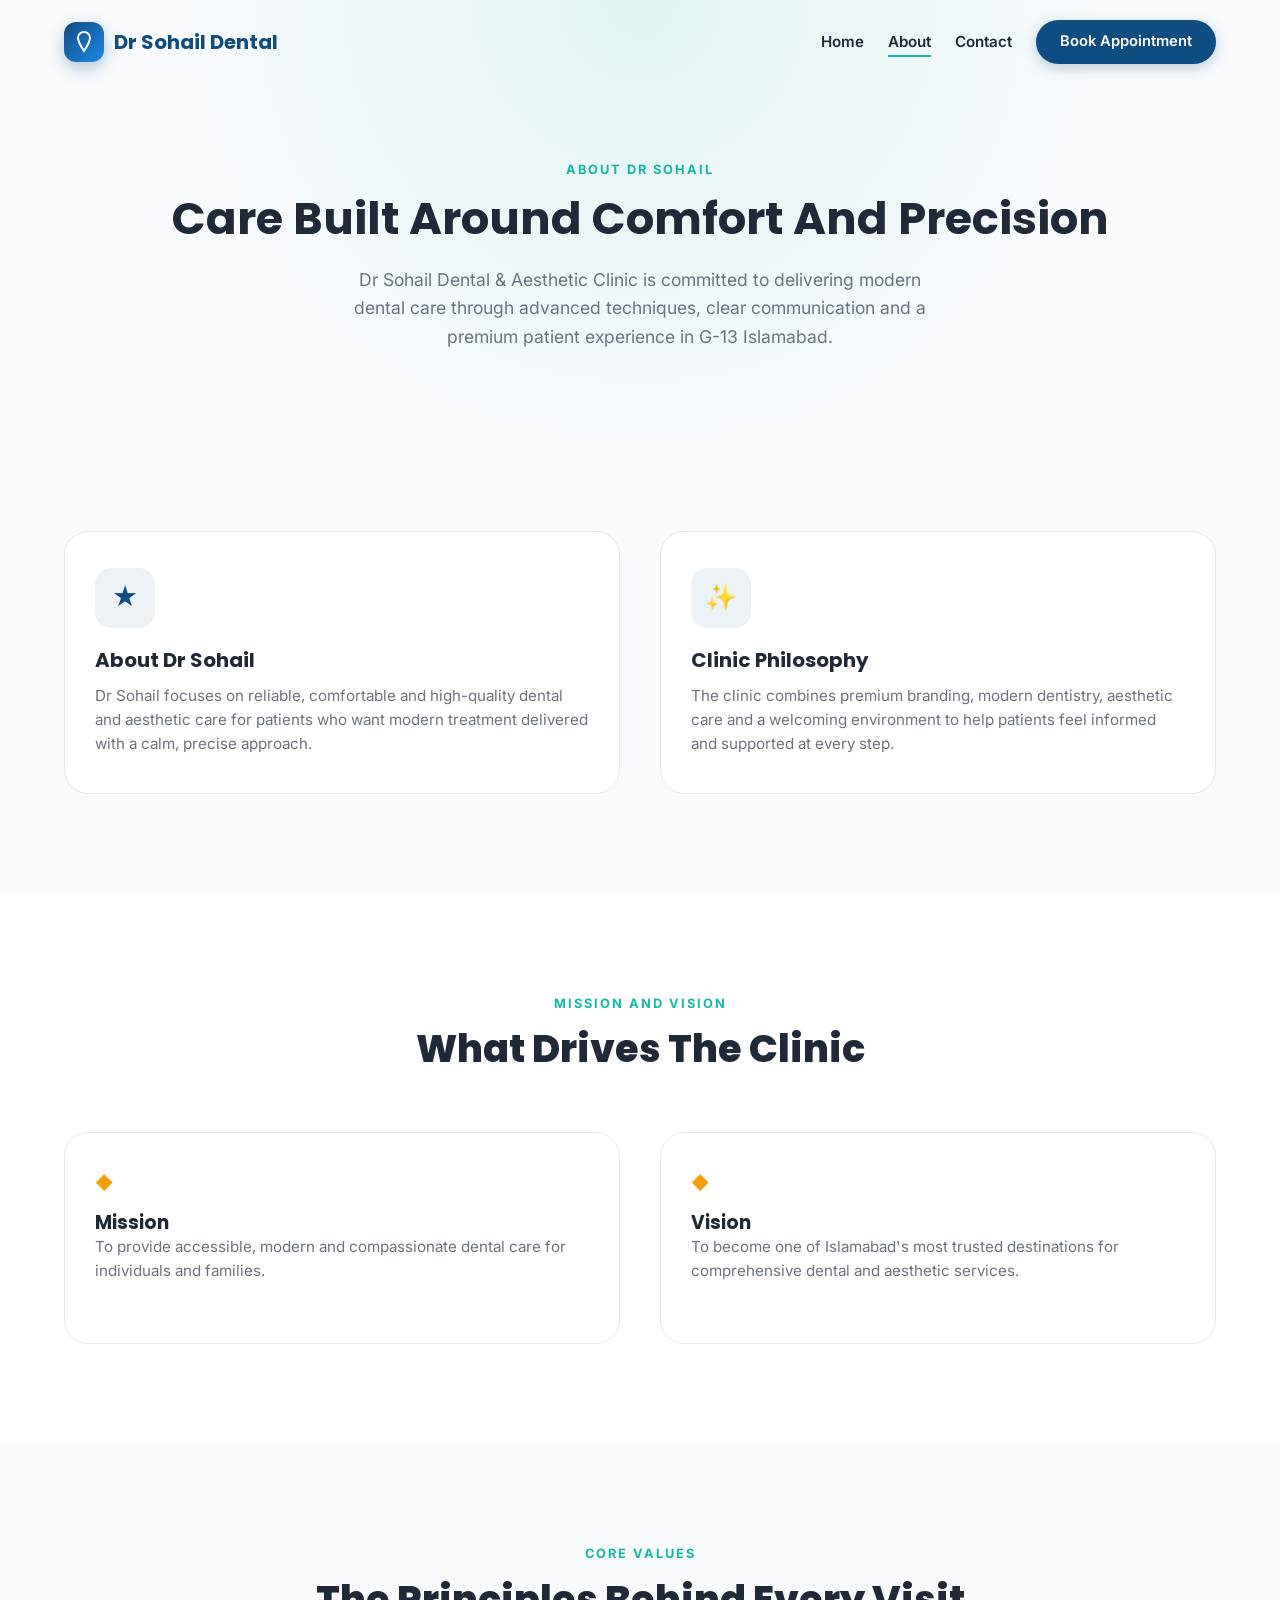
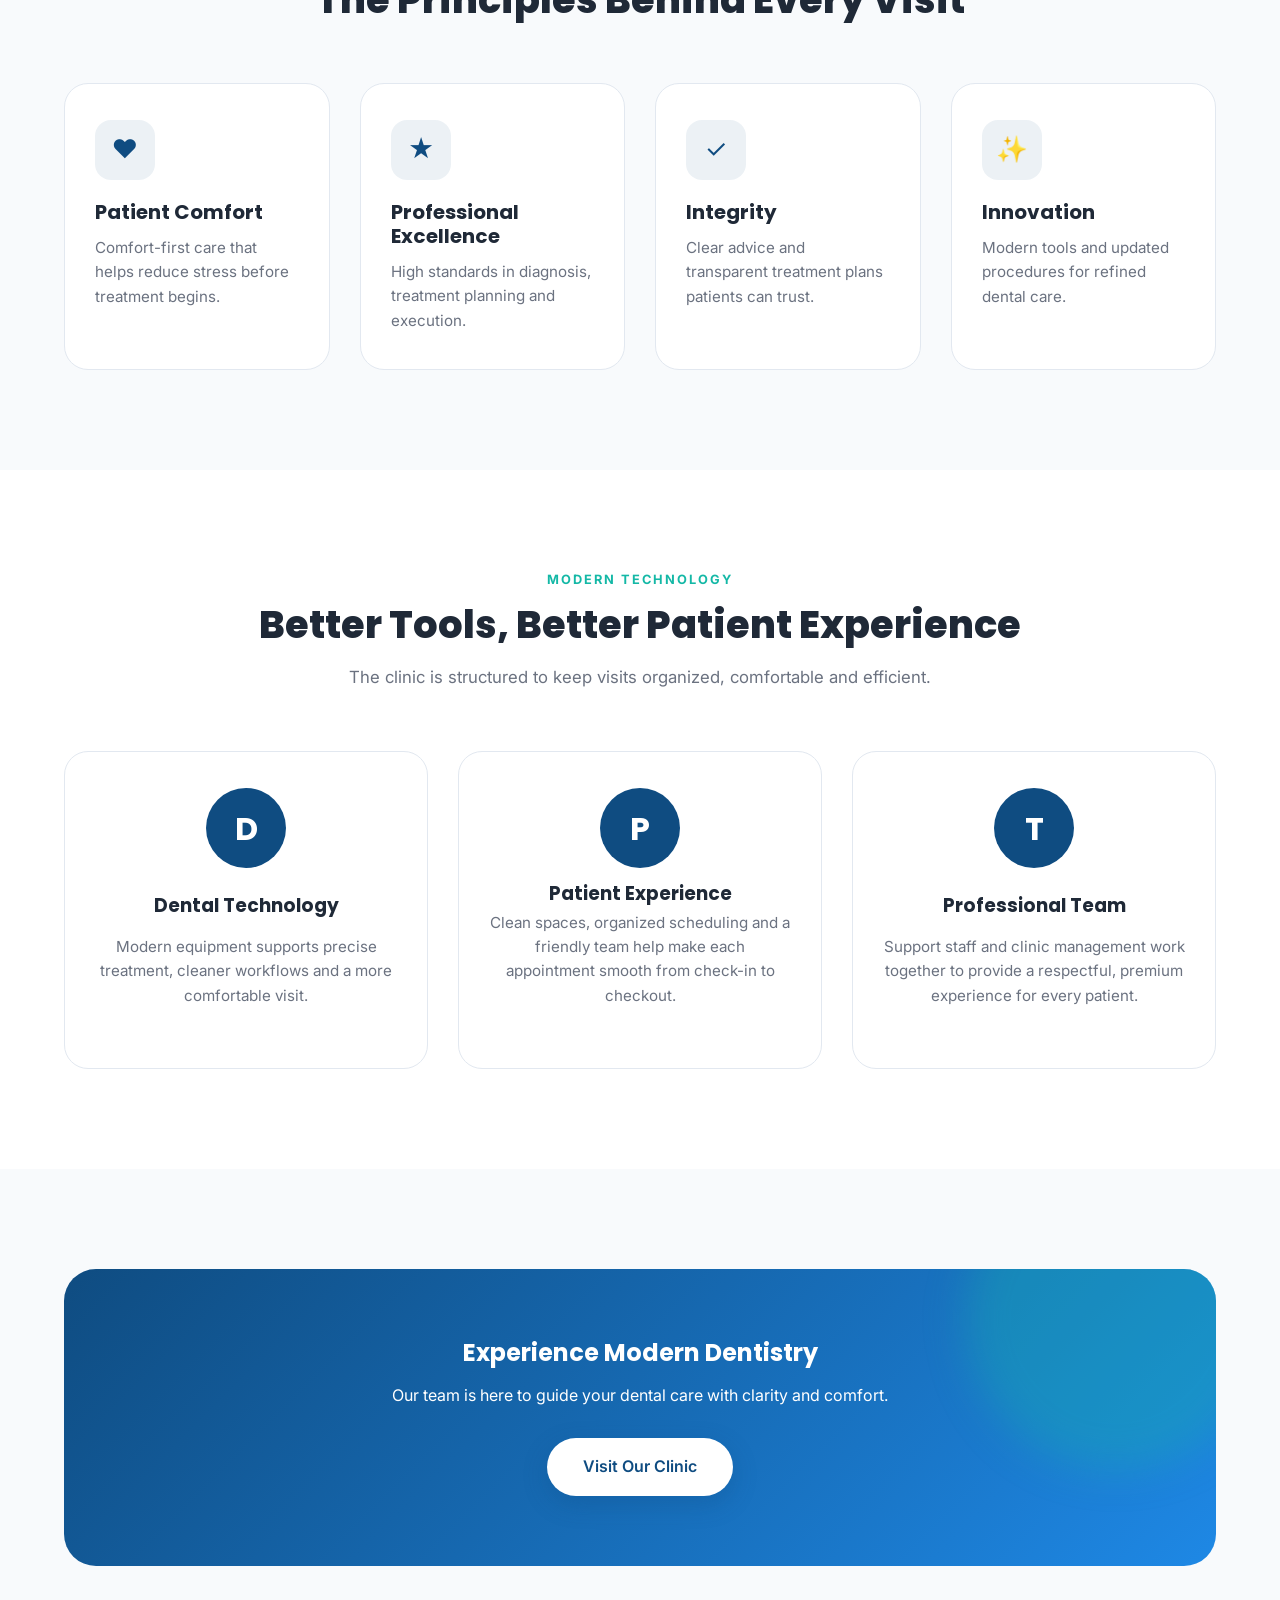
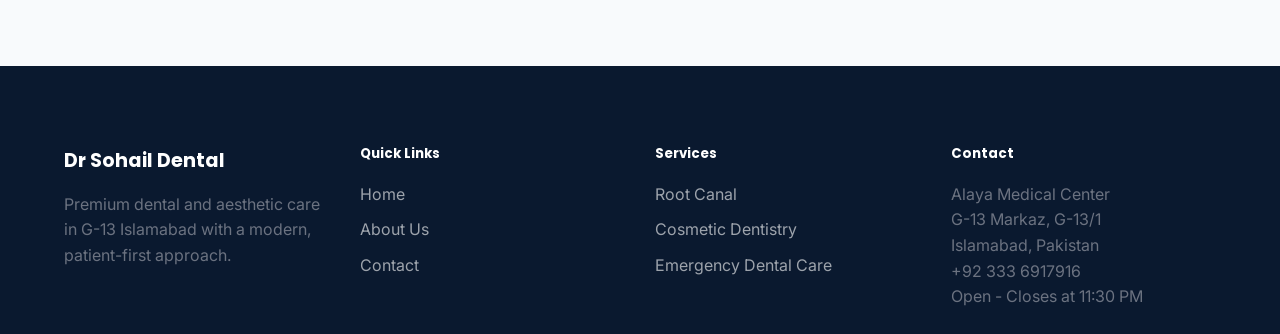
<file: about.html>
<!doctype html>
<html lang="en">
  <head>
    <meta charset="UTF-8" />
    <meta name="viewport" content="width=device-width, initial-scale=1.0" />
    <title>
      Dr Sohail Dental & Aesthetic Clinic | Dentist In G-13 Islamabad
    </title>
    <meta
      name="description"
      content="About Dr Sohail Dental & Aesthetic Clinic in G-13 Islamabad, offering modern dental and aesthetic care with a patient-focused approach."
    />
    <meta
      name="keywords"
      content="Dentist Islamabad, Dental Clinic G13, Root Canal Islamabad, Laser Filling Islamabad, Teeth Whitening Islamabad, Cosmetic Dentistry Islamabad, Dental Care Islamabad, Dental Surgeon G13, Family Dentist Islamabad"
    />
    <link rel="preconnect" href="https://fonts.googleapis.com" />
    <link rel="preconnect" href="https://fonts.gstatic.com" crossorigin />
    <link
      href="https://fonts.googleapis.com/css2?family=Poppins:wght@400;500;600;700;800&family=Inter:wght@400;500;600;700&display=swap"
      rel="stylesheet"
    />
    <link rel="stylesheet" href="style.css" />
  </head>
  <body>
    <!-- NAVBAR -->
    <nav class="navbar" id="mainNav">
      <div class="container nav-container">
        <a class="nav-logo" href="index.html">
          <span class="logo-mark">
            <svg
              width="24"
              height="24"
              viewBox="0 0 24 24"
              fill="none"
              stroke="currentColor"
              stroke-width="2"
            >
              <path
                d="M12 2C8.686 2 6 4.686 6 8c0 4 6 13 6 13s6-9 6-13c0-3.314-2.686-6-6-6z"
              />
            </svg>
          </span>
          Dr Sohail Dental
        </a>
        <button class="menu-toggle" id="menuToggle">
          <span></span><span></span><span></span>
        </button>
        <div class="nav-menu" id="navMenu">
          <ul class="nav-list">
            <li><a class="nav-link" href="index.html">Home</a></li>
            <li><a class="nav-link active" href="about.html">About</a></li>
            <li><a class="nav-link" href="contact.html">Contact</a></li>
            <li>
              <a
                class="btn-whatsapp-nav"
                href="https://wa.me/923336917916"
                target="_blank"
                >Book Appointment</a
              >
            </li>
          </ul>
        </div>
      </div>
    </nav>

    <!-- PAGE HERO -->
    <header class="page-hero">
      <div class="container">
        <span class="section-eyebrow">About Dr Sohail</span>
        <h1>Care Built Around Comfort And Precision</h1>
        <p>
          Dr Sohail Dental & Aesthetic Clinic is committed to delivering modern
          dental care through advanced techniques, clear communication and a
          premium patient experience in G-13 Islamabad.
        </p>
      </div>
    </header>

    <!-- ABOUT CLINIC -->
    <section class="features-section">
      <div class="container grid-2">
        <div class="feature-card reveal left">
          <div class="feature-icon">★</div>
          <h3>About Dr Sohail</h3>
          <p>
            Dr Sohail focuses on reliable, comfortable and high-quality dental
            and aesthetic care for patients who want modern treatment delivered
            with a calm, precise approach.
          </p>
        </div>
        <div class="feature-card reveal right">
          <div class="feature-icon">✨</div>
          <h3>Clinic Philosophy</h3>
          <p>
            The clinic combines premium branding, modern dentistry, aesthetic
            care and a welcoming environment to help patients feel informed and
            supported at every step.
          </p>
        </div>
      </div>
    </section>

    <!-- MISSION & VISION -->
    <section class="services-section">
      <div class="container">
        <div class="text-center-block reveal">
          <span class="section-eyebrow">Mission And Vision</span>
          <h2 class="section-title">What Drives The Clinic</h2>
        </div>
        <div class="grid-2">
          <div class="testimonial-card reveal">
            <div class="testimonial-stars">◆</div>
            <h3>Mission</h3>
            <p style="font-style: normal">
              To provide accessible, modern and compassionate dental care for
              individuals and families.
            </p>
          </div>
          <div class="testimonial-card reveal">
            <div class="testimonial-stars">◆</div>
            <h3>Vision</h3>
            <p style="font-style: normal">
              To become one of Islamabad's most trusted destinations for
              comprehensive dental and aesthetic services.
            </p>
          </div>
        </div>
      </div>
    </section>

    <!-- CORE VALUES -->
    <section class="features-section">
      <div class="container">
        <div class="text-center-block reveal">
          <span class="section-eyebrow">Core Values</span>
          <h2 class="section-title">The Principles Behind Every Visit</h2>
        </div>
        <div class="grid-4">
          <div class="feature-card reveal">
            <div class="feature-icon">♥</div>
            <h3>Patient Comfort</h3>
            <p>
              Comfort-first care that helps reduce stress before treatment
              begins.
            </p>
          </div>
          <div class="feature-card reveal">
            <div class="feature-icon">★</div>
            <h3>Professional Excellence</h3>
            <p>
              High standards in diagnosis, treatment planning and execution.
            </p>
          </div>
          <div class="feature-card reveal">
            <div class="feature-icon">✓</div>
            <h3>Integrity</h3>
            <p>
              Clear advice and transparent treatment plans patients can trust.
            </p>
          </div>
          <div class="feature-card reveal">
            <div class="feature-icon">✨</div>
            <h3>Innovation</h3>
            <p>Modern tools and updated procedures for refined dental care.</p>
          </div>
        </div>
      </div>
    </section>

    <!-- MODERN TECHNOLOGY -->
    <section class="services-section">
      <div class="container">
        <div class="text-center-block reveal">
          <span class="section-eyebrow">Modern Technology</span>
          <h2 class="section-title">Better Tools, Better Patient Experience</h2>
          <p class="section-sub">
            The clinic is structured to keep visits organized, comfortable and
            efficient.
          </p>
        </div>
        <div class="grid-3">
          <div class="testimonial-card reveal" style="text-align: center">
            <div
              class="ta-avatar"
              style="
                margin: 0 auto 15px;
                width: 80px;
                height: 80px;
                font-size: 2rem;
              "
            >
              D
            </div>
            <h3 style="margin-bottom: 5px">Dental Technology</h3>
            <p style="font-style: normal">
              Modern equipment supports precise treatment, cleaner workflows and
              a more comfortable visit.
            </p>
          </div>
          <div class="testimonial-card reveal" style="text-align: center">
            <div
              class="ta-avatar"
              style="
                margin: 0 auto 15px;
                width: 80px;
                height: 80px;
                font-size: 2rem;
              "
            >
              P
            </div>
            <h3 style="margin-bottom: 5px">Patient Experience</h3>
            <p style="font-style: normal">
              Clean spaces, organized scheduling and a friendly team help make
              each appointment smooth from check-in to checkout.
            </p>
          </div>
          <div class="testimonial-card reveal" style="text-align: center">
            <div
              class="ta-avatar"
              style="
                margin: 0 auto 15px;
                width: 80px;
                height: 80px;
                font-size: 2rem;
              "
            >
              T
            </div>
            <h3 style="margin-bottom: 5px">Professional Team</h3>
            <p style="font-style: normal">
              Support staff and clinic management work together to provide a
              respectful, premium experience for every patient.
            </p>
          </div>
        </div>
      </div>
    </section>

    <!-- CTA -->
    <section class="cta-section">
      <div class="container">
        <div class="final-cta reveal">
          <h2>Experience Modern Dentistry</h2>
          <p>
            Our team is here to guide your dental care with clarity and comfort.
          </p>
          <div class="hero-cta-row">
            <a
              href="contact.html"
              class="btn-premium btn-ripple"
              style="background: #fff; color: var(--primary)"
              >Visit Our Clinic</a
            >
          </div>
        </div>
      </div>
    </section>

    <!-- FOOTER -->
    <footer>
      <div class="container grid-4">
        <div>
          <div class="footer-logo"><strong>Dr Sohail Dental</strong></div>
          <p>
            Premium dental and aesthetic care in G-13 Islamabad with a modern,
            patient-first approach.
          </p>
        </div>
        <div>
          <h5>Quick Links</h5>
          <a href="index.html">Home</a>
          <a href="about.html">About Us</a>
          <a href="contact.html">Contact</a>
        </div>
        <div>
          <h5>Services</h5>
          <a href="index.html#services">Root Canal</a>
          <a href="index.html#services">Cosmetic Dentistry</a>
          <a href="index.html#services">Emergency Dental Care</a>
        </div>
        <div>
          <h5>Contact</h5>
          <p>
            Alaya Medical Center<br />G-13 Markaz, G-13/1<br />Islamabad,
            Pakistan
          </p>
          <p>+92 333 6917916</p>
          <p>Open - Closes at 11:30 PM</p>
        </div>
      </div>
    </footer>

    <script src="script.js"></script>
  </body>
</html>
</file>
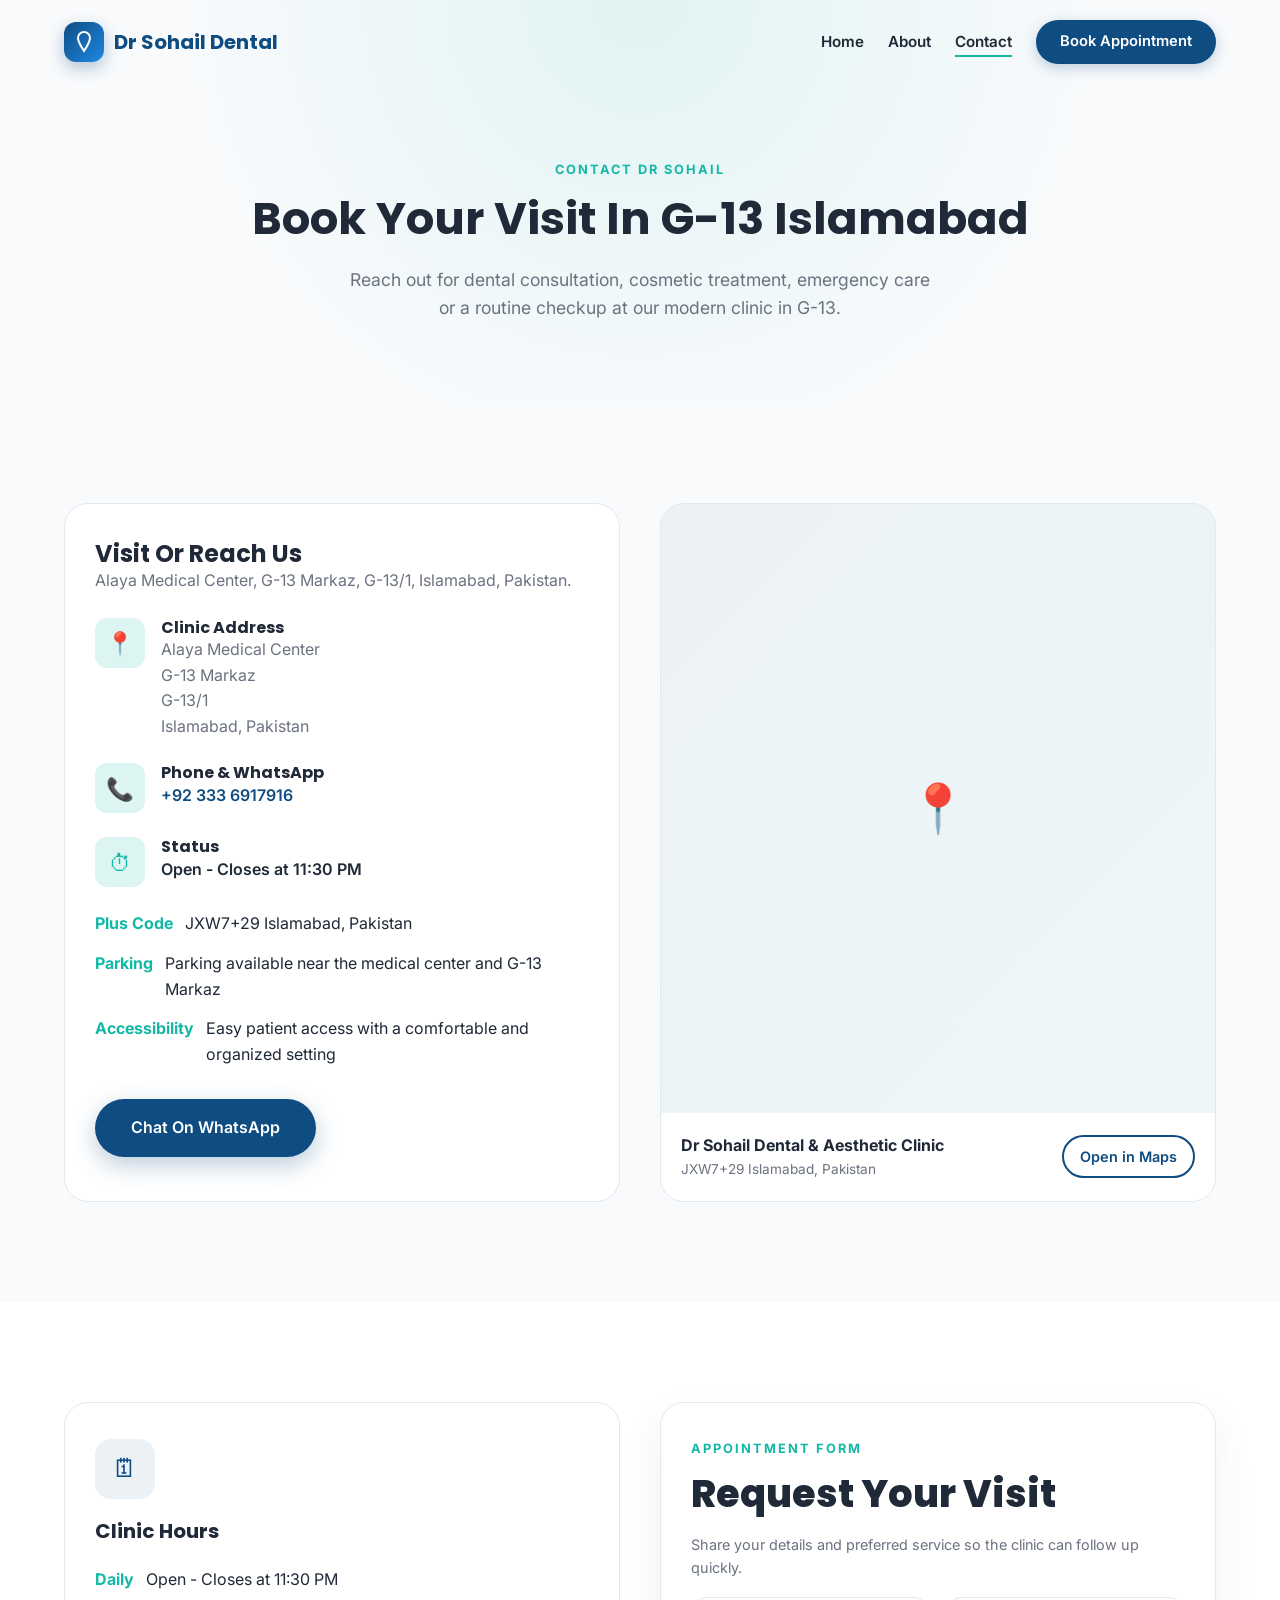
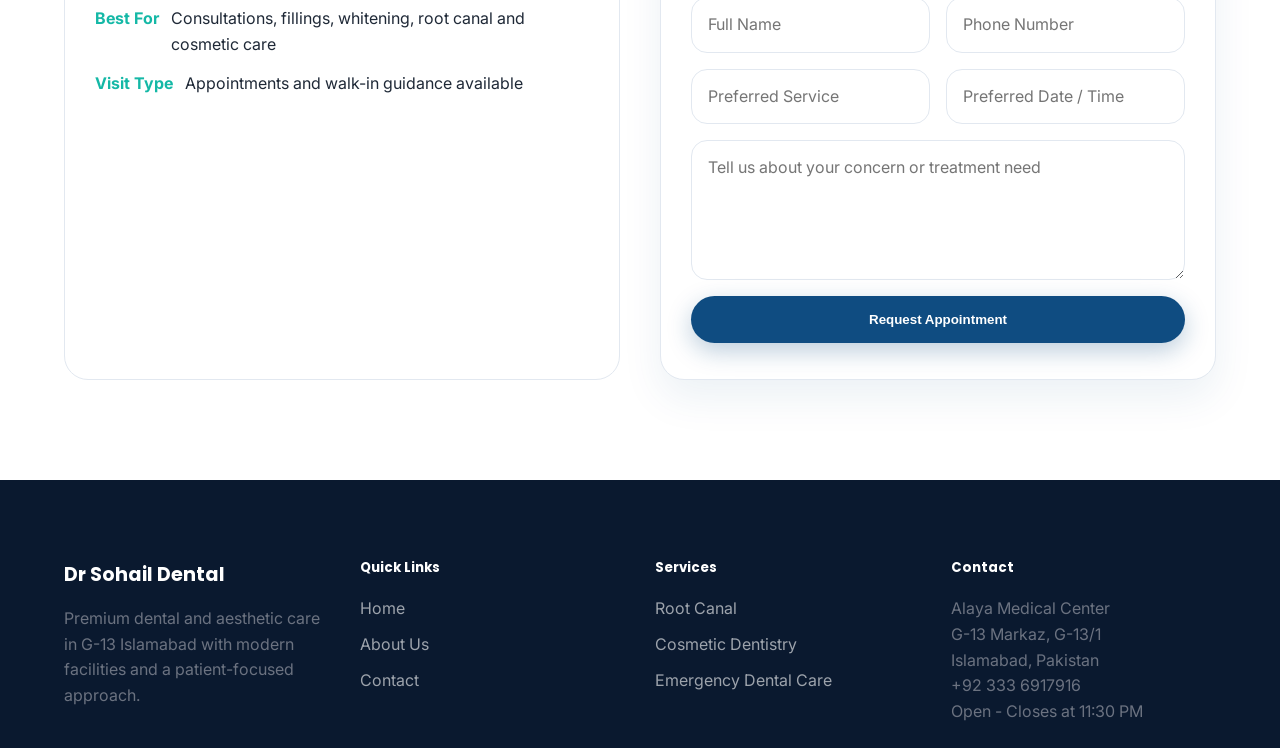
<file: contact.html>
<!doctype html>
<html lang="en">
  <head>
    <meta charset="UTF-8" />
    <meta name="viewport" content="width=device-width, initial-scale=1.0" />
    <title>
      Dr Sohail Dental & Aesthetic Clinic | Dentist In G-13 Islamabad
    </title>
    <meta
      name="description"
      content="Contact Dr Sohail Dental & Aesthetic Clinic in G-13 Islamabad for appointments, directions, clinic hours, parking information and patient-focused dental care."
    />
    <meta
      name="keywords"
      content="Dentist Islamabad, Dental Clinic G13, Root Canal Islamabad, Laser Filling Islamabad, Teeth Whitening Islamabad, Cosmetic Dentistry Islamabad, Dental Care Islamabad, Dental Surgeon G13, Family Dentist Islamabad"
    />
    <link rel="preconnect" href="https://fonts.googleapis.com" />
    <link rel="preconnect" href="https://fonts.gstatic.com" crossorigin />
    <link
      href="https://fonts.googleapis.com/css2?family=Poppins:wght@400;500;600;700;800&family=Inter:wght@400;500;600;700&display=swap"
      rel="stylesheet"
    />
    <link rel="stylesheet" href="style.css" />
  </head>
  <body>
    <!-- NAVBAR -->
    <nav class="navbar" id="mainNav">
      <div class="container nav-container">
        <a class="nav-logo" href="index.html">
          <span class="logo-mark">
            <svg
              width="24"
              height="24"
              viewBox="0 0 24 24"
              fill="none"
              stroke="currentColor"
              stroke-width="2"
            >
              <path
                d="M12 2C8.686 2 6 4.686 6 8c0 4 6 13 6 13s6-9 6-13c0-3.314-2.686-6-6-6z"
              />
            </svg>
          </span>
          Dr Sohail Dental
        </a>
        <button class="menu-toggle" id="menuToggle">
          <span></span><span></span><span></span>
        </button>
        <div class="nav-menu" id="navMenu">
          <ul class="nav-list">
            <li><a class="nav-link" href="index.html">Home</a></li>
            <li><a class="nav-link" href="about.html">About</a></li>
            <li><a class="nav-link active" href="contact.html">Contact</a></li>
            <li>
              <a
                class="btn-whatsapp-nav"
                href="https://wa.me/923336917916"
                target="_blank"
                >Book Appointment</a
              >
            </li>
          </ul>
        </div>
      </div>
    </nav>

    <!-- PAGE HERO -->
    <header class="page-hero">
      <div class="container">
        <span class="section-eyebrow">Contact Dr Sohail</span>
        <h1>Book Your Visit In G-13 Islamabad</h1>
        <p>
          Reach out for dental consultation, cosmetic treatment, emergency care
          or a routine checkup at our modern clinic in G-13.
        </p>
      </div>
    </header>

    <!-- CONTACT INFO & MAP -->
    <section class="contact-section">
      <div class="container grid-2">
        <div class="contact-info-card reveal left">
          <h2>Visit Or Reach Us</h2>
          <p style="margin-bottom: 24px">
            Alaya Medical Center, G-13 Markaz, G-13/1, Islamabad, Pakistan.
          </p>

          <div class="info-row">
            <div class="info-icon">📍</div>
            <div>
              <h4>Clinic Address</h4>
              <p>
                Alaya Medical Center<br />G-13 Markaz<br />G-13/1<br />Islamabad,
                Pakistan
              </p>
            </div>
          </div>
          <div class="info-row">
            <div class="info-icon">📞</div>
            <div>
              <h4>Phone & WhatsApp</h4>
              <p>
                <a
                  href="tel:+923336917916"
                  style="color: var(--primary); font-weight: 600"
                  >+92 333 6917916</a
                >
              </p>
            </div>
          </div>
          <div class="info-row">
            <div class="info-icon">⏱</div>
            <div>
              <h4>Status</h4>
              <p style="color: var(--text); font-weight: 600">
                Open - Closes at 11:30 PM
              </p>
            </div>
          </div>
          <ul class="contact-meta-list">
            <li>
              <span>Plus Code</span>
              <div>JXW7+29 Islamabad, Pakistan</div>
            </li>
            <li>
              <span>Parking</span>
              <div>
                Parking available near the medical center and G-13 Markaz
              </div>
            </li>
            <li>
              <span>Accessibility</span>
              <div>
                Easy patient access with a comfortable and organized setting
              </div>
            </li>
          </ul>
          <div style="margin-top: 32px">
            <a
              href="https://wa.me/923336917916"
              target="_blank"
              rel="noopener"
              class="btn-premium btn-ripple"
              >Chat On WhatsApp</a
            >
          </div>
        </div>

        <div class="map-card reveal right">
          <div class="map-placeholder">
            <div class="map-pin">📍</div>
          </div>
          <div class="map-caption" style="padding: 20px; background: #fff">
            <div>
              <strong>Dr Sohail Dental & Aesthetic Clinic</strong>
              <span
                style="display: block; font-size: 0.85rem; color: var(--muted)"
                >JXW7+29 Islamabad, Pakistan</span
              >
            </div>
            <a
              href="https://www.google.com/maps/search/?api=1&query=Alaya+Medical+Center+G-13+Markaz+G-13%2F1+Islamabad+Pakistan"
              target="_blank"
              rel="noopener"
              class="btn-outline-premium"
              style="padding: 8px 16px; font-size: 0.9rem"
              >Open in Maps</a
            >
          </div>
        </div>
      </div>
    </section>

    <!-- APPOINTMENT FORM -->
    <section class="services-section">
      <div class="container grid-2">
        <div class="feature-card reveal left">
          <div class="feature-icon">🗓</div>
          <h3>Clinic Hours</h3>
          <ul class="contact-meta-list">
            <li>
              <span>Daily</span>
              <div>Open - Closes at 11:30 PM</div>
            </li>
            <li>
              <span>Best For</span>
              <div>
                Consultations, fillings, whitening, root canal and cosmetic care
              </div>
            </li>
            <li>
              <span>Visit Type</span>
              <div>Appointments and walk-in guidance available</div>
            </li>
          </ul>
        </div>

        <div class="contact-form-card reveal right">
          <span class="section-eyebrow">Appointment Form</span>
          <h2 class="section-title">Request Your Visit</h2>
          <p class="form-hint" style="margin-bottom: 18px">
            Share your details and preferred service so the clinic can follow up
            quickly.
          </p>
          <form class="contact-form" action="#" method="post">
            <div class="form-row">
              <input
                class="form-control"
                type="text"
                name="name"
                placeholder="Full Name"
                required
              />
              <input
                class="form-control"
                type="tel"
                name="phone"
                placeholder="Phone Number"
                required
              />
            </div>
            <div class="form-row">
              <input
                class="form-control"
                type="text"
                name="service"
                placeholder="Preferred Service"
              />
              <input
                class="form-control"
                type="text"
                name="date"
                placeholder="Preferred Date / Time"
              />
            </div>
            <textarea
              class="form-control"
              name="message"
              placeholder="Tell us about your concern or treatment need"
            ></textarea>
            <button
              type="submit"
              class="btn-premium btn-ripple"
              style="border: none; cursor: pointer"
            >
              Request Appointment
            </button>
          </form>
        </div>
      </div>
    </section>

    <!-- FOOTER -->
    <footer>
      <div class="container grid-4">
        <div>
          <div class="footer-logo"><strong>Dr Sohail Dental</strong></div>
          <p>
            Premium dental and aesthetic care in G-13 Islamabad with modern
            facilities and a patient-focused approach.
          </p>
        </div>
        <div>
          <h5>Quick Links</h5>
          <a href="index.html">Home</a>
          <a href="about.html">About Us</a>
          <a href="contact.html">Contact</a>
        </div>
        <div>
          <h5>Services</h5>
          <a href="index.html#services">Root Canal</a>
          <a href="index.html#services">Cosmetic Dentistry</a>
          <a href="index.html#services">Emergency Dental Care</a>
        </div>
        <div>
          <h5>Contact</h5>
          <p>
            Alaya Medical Center<br />G-13 Markaz, G-13/1<br />Islamabad,
            Pakistan
          </p>
          <p>+92 333 6917916</p>
          <p>Open - Closes at 11:30 PM</p>
        </div>
      </div>
    </footer>

    <script src="script.js"></script>
  </body>
</html>
</file>
<file: style.css>
:root {
  --primary: #0f4c81;
  --secondary: #1e88e5;
  --accent: #14b8a6;
  --accent-light: #ccfbf1;
  --bg: #f8fafc;
  --card: #ffffff;
  --text: #1f2937;
  --muted: #6b7280;
  --border: #e2e8f0;
  --font-display: "Poppins", sans-serif;
  --font-body: "Inter", sans-serif;
}

* {
  margin: 0;
  padding: 0;
  box-sizing: border-box;
}
html {
  scroll-behavior: smooth;
  overflow-x: hidden;
  width: 100%;
}
body {
  font-family: var(--font-body);
  color: var(--text);
  background: var(--bg);
  overflow-x: hidden;
  width: 100%;
  line-height: 1.6;
}
img,
svg,
video {
  max-width: 100%;
}
h1,
h2,
h3,
h4,
h5 {
  font-family: var(--font-display);
  color: var(--text);
  line-height: 1.2;
}
a {
  text-decoration: none;
}
p {
  color: var(--muted);
}

/* GRID SYSTEM (Vanilla CSS alternative to Bootstrap) */
.container {
  width: 100%;
  max-width: 1200px;
  margin: 0 auto;
  padding: 0 24px;
}
.grid-2 {
  display: grid;
  grid-template-columns: repeat(auto-fit, minmax(300px, 1fr));
  gap: 40px;
}
.grid-3 {
  display: grid;
  grid-template-columns: repeat(auto-fit, minmax(300px, 1fr));
  gap: 30px;
}
.grid-4 {
  display: grid;
  grid-template-columns: repeat(auto-fit, minmax(240px, 1fr));
  gap: 30px;
}
.align-center {
  align-items: center;
}

/* NAVBAR */
.navbar {
  position: fixed;
  top: 0;
  left: 0;
  right: 0;
  z-index: 1000;
  padding: 20px 0;
  transition: all 0.3s ease;
  background: transparent;
}
.navbar.scrolled {
  background: rgba(255, 255, 255, 0.95);
  backdrop-filter: blur(10px);
  box-shadow: 0 4px 20px rgba(15, 76, 129, 0.08);
  padding: 12px 0;
}
.nav-container {
  display: flex;
  justify-content: space-between;
  align-items: center;
}
.nav-logo {
  display: flex;
  align-items: center;
  gap: 10px;
  font-family: var(--font-display);
  font-weight: 700;
  font-size: 1.25rem;
  color: var(--primary);
}
.logo-mark {
  width: 40px;
  height: 40px;
  border-radius: 12px;
  background: linear-gradient(135deg, var(--primary), var(--secondary));
  display: flex;
  align-items: center;
  justify-content: center;
  color: #fff;
  box-shadow: 0 6px 16px rgba(15, 76, 129, 0.3);
}
.nav-list {
  display: flex;
  align-items: center;
  gap: 24px;
  list-style: none;
}
.nav-link {
  font-weight: 600;
  font-size: 0.95rem;
  color: var(--text);
  position: relative;
  padding: 6px 0;
}
.nav-link::after {
  content: "";
  position: absolute;
  bottom: 0;
  left: 0;
  width: 0;
  height: 2px;
  background: var(--accent);
  transition: width 0.3s ease;
}
.nav-link:hover::after,
.nav-link.active::after {
  width: 100%;
}
.btn-whatsapp-nav {
  background: var(--primary);
  color: #fff;
  font-weight: 600;
  padding: 10px 24px;
  border-radius: 50px;
  font-size: 0.92rem;
  transition: all 0.3s ease;
  box-shadow: 0 4px 14px rgba(15, 76, 129, 0.25);
  display: inline-block;
}
.btn-whatsapp-nav:hover {
  background: var(--secondary);
  transform: translateY(-2px);
  box-shadow: 0 8px 20px rgba(15, 76, 129, 0.35);
}
.menu-toggle {
  display: none;
  flex-direction: column;
  gap: 5px;
  background: none;
  border: none;
  cursor: pointer;
}
.menu-toggle span {
  width: 25px;
  height: 3px;
  background: var(--primary);
  transition: 0.3s;
}

/* BUTTONS */
.btn-premium {
  position: relative;
  overflow: hidden;
  background: var(--primary);
  color: #fff;
  padding: 16px 36px;
  border-radius: 50px;
  font-weight: 600;
  display: inline-block;
  transition: all 0.3s ease;
  box-shadow: 0 8px 24px rgba(15, 76, 129, 0.28);
}
.btn-premium:hover {
  transform: translateY(-3px);
  box-shadow: 0 14px 30px rgba(15, 76, 129, 0.35);
}
.btn-outline-premium {
  position: relative;
  overflow: hidden;
  background: transparent;
  color: var(--primary);
  border: 2px solid var(--primary);
  padding: 14px 34px;
  border-radius: 50px;
  font-weight: 600;
  display: inline-block;
  transition: all 0.3s ease;
}
.btn-outline-premium:hover {
  background: var(--primary);
  color: #fff;
  transform: translateY(-3px);
}
.ripple-span {
  position: absolute;
  border-radius: 50%;
  background: rgba(255, 255, 255, 0.5);
  transform: scale(0);
  animation: ripple 0.6s ease-out;
  pointer-events: none;
}
@keyframes ripple {
  to {
    transform: scale(3);
    opacity: 0;
  }
}

/* HERO */
.hero {
  position: relative;
  min-height: 100vh;
  display: flex;
  align-items: center;
  padding-top: 120px;
  padding-bottom: 80px;
  background:
    radial-gradient(
      circle at 85% 15%,
      rgba(20, 184, 166, 0.1) 0%,
      transparent 45%
    ),
    var(--bg);
  overflow: hidden;
}
.hero-eyebrow {
  display: inline-flex;
  align-items: center;
  gap: 8px;
  background: #fff;
  padding: 8px 18px;
  border-radius: 50px;
  font-size: 0.85rem;
  font-weight: 600;
  color: var(--primary);
  box-shadow: 0 4px 14px rgba(0, 0, 0, 0.04);
  margin-bottom: 24px;
}
.floating-card .dot {
  width: 8px;
  height: 8px;
  border-radius: 50%;
  background: var(--accent);
  animation: pulse 2s infinite;
}
@keyframes pulse {
  0% {
    box-shadow: 0 0 0 0 rgba(20, 184, 166, 0.5);
  }
  70% {
    box-shadow: 0 0 0 8px rgba(20, 184, 166, 0);
  }
  100% {
    box-shadow: 0 0 0 0 rgba(20, 184, 166, 0);
  }
}
.hero h1 {
  font-size: clamp(2.4rem, 4vw, 3.8rem);
  font-weight: 800;
  letter-spacing: -1px;
  margin-bottom: 20px;
}
.accent-text {
  color: var(--primary);
}
.lead-text {
  font-size: 1.15rem;
  max-width: 500px;
  margin-bottom: 30px;
}
.hero-cta-row {
  display: flex;
  gap: 16px;
  flex-wrap: wrap;
  margin-bottom: 40px;
}
.hero-trust-row {
  display: flex;
  gap: 24px;
  flex-wrap: wrap;
}
.trust-item {
  display: flex;
  align-items: center;
  gap: 10px;
}
.ti-icon {
  width: 40px;
  height: 40px;
  border-radius: 10px;
  background: rgba(15, 76, 129, 0.1);
  color: var(--primary);
  display: flex;
  align-items: center;
  justify-content: center;
  font-size: 1.2rem;
}
.trust-item strong {
  display: block;
  font-size: 0.95rem;
  color: var(--text);
}
.trust-item small {
  display: block;
  font-size: 0.8rem;
  color: var(--muted);
}

.hero-visual {
  position: relative;
  display: flex;
  justify-content: center;
  align-items: center;
}
.hero-blob {
  position: absolute;
  width: 450px;
  height: 450px;
  background: linear-gradient(135deg, var(--accent-light), var(--accent));
  border-radius: 46% 54% 60% 40% / 50% 45% 55% 50%;
  opacity: 0.4;
  animation: floatBlob 8s ease-in-out infinite;
  z-index: 0;
}
@keyframes floatBlob {
  0%,
  100% {
    border-radius: 46% 54% 60% 40% / 50% 45% 55% 50%;
    transform: rotate(0deg);
  }
  50% {
    border-radius: 60% 40% 45% 55% / 45% 55% 40% 60%;
    transform: rotate(10deg);
  }
}
.hero-img-frame {
  position: relative;
  z-index: 1;
  width: 100%;
  max-width: 500px;
  border-radius: 32px;
  overflow: hidden;
  box-shadow: 0 30px 60px -10px rgba(15, 76, 129, 0.2);
  border: 8px solid #fff;
}
.hero-img-frame img {
  width: 100%;
  display: block;
  height: auto;
}
.floating-card {
  position: absolute;
  background: #fff;
  border-radius: 18px;
  padding: 16px 20px;
  box-shadow: 0 14px 34px rgba(0, 0, 0, 0.1);
  display: flex;
  align-items: center;
  gap: 12px;
  z-index: 2;
  animation: floatY 4s ease-in-out infinite;
  top: 10%;
  left: -10%;
}
.fc-icon {
  width: 44px;
  height: 44px;
  border-radius: 12px;
  display: flex;
  align-items: center;
  justify-content: center;
  font-size: 1.4rem;
  color: #fff;
  background: linear-gradient(135deg, var(--primary), var(--secondary));
}
@keyframes floatY {
  0%,
  100% {
    transform: translateY(0);
  }
  50% {
    transform: translateY(-15px);
  }
}

/* PAGE HERO */
.page-hero {
  padding: 160px 0 80px;
  text-align: center;
  background: radial-gradient(
    circle at 50% 0%,
    rgba(20, 184, 166, 0.1),
    transparent 60%
  );
}
.page-hero h1 {
  font-size: clamp(2rem, 3.5vw, 3rem);
  margin-bottom: 20px;
}
.page-hero p {
  max-width: 600px;
  margin: 0 auto;
  font-size: 1.1rem;
}

/* SECTIONS */
section {
  padding: 100px 0;
}
.section-eyebrow {
  text-transform: uppercase;
  letter-spacing: 2px;
  font-size: 0.8rem;
  font-weight: 700;
  color: var(--accent);
  margin-bottom: 12px;
  display: block;
}
.section-title {
  font-size: clamp(1.8rem, 3vw, 2.5rem);
  font-weight: 800;
  margin-bottom: 16px;
}
.section-sub {
  max-width: 600px;
  margin: 0 auto;
  font-size: 1.05rem;
}
.text-center-block {
  text-align: center;
  margin-bottom: 60px;
}

/* CARDS */
.feature-card,
.service-card,
.testimonial-card,
.contact-info-card {
  background: var(--card);
  border: 1px solid var(--border);
  border-radius: 24px;
  padding: 36px 30px;
  transition: all 0.3s ease;
  height: 100%;
  position: relative;
  overflow: hidden;
}
.feature-card:hover,
.service-card:hover {
  transform: translateY(-8px);
  box-shadow: 0 24px 48px -12px rgba(15, 76, 129, 0.15);
  border-color: transparent;
}
.feature-icon,
.service-icon {
  width: 60px;
  height: 60px;
  border-radius: 16px;
  background: rgba(15, 76, 129, 0.08);
  color: var(--primary);
  display: flex;
  align-items: center;
  justify-content: center;
  font-size: 1.6rem;
  margin-bottom: 20px;
  transition: 0.3s;
}
.feature-card:hover .feature-icon,
.service-card:hover .service-icon {
  background: linear-gradient(135deg, var(--primary), var(--secondary));
  color: #fff;
  transform: scale(1.1) rotate(-5deg);
}
.feature-card h3,
.service-card h3 {
  font-size: 1.25rem;
  font-weight: 700;
  margin-bottom: 12px;
}
.feature-card p,
.service-card p {
  font-size: 0.95rem;
  margin: 0;
}

.services-section {
  background: #fff;
}

.testimonial-card {
  display: flex;
  flex-direction: column;
  justify-content: space-between;
}
.testimonial-stars {
  color: #f59e0b;
  margin-bottom: 15px;
  font-size: 1.1rem;
}
.testimonial-card p {
  font-style: italic;
  margin-bottom: 24px;
  font-size: 0.95rem;
}
.testimonial-author {
  display: flex;
  align-items: center;
  gap: 12px;
}
.ta-avatar {
  width: 44px;
  height: 44px;
  border-radius: 50%;
  background: var(--primary);
  color: #fff;
  display: flex;
  align-items: center;
  justify-content: center;
  font-weight: 700;
  font-family: var(--font-display);
}
.ta-name {
  font-weight: 700;
  font-size: 0.95rem;
  color: var(--text);
}
.ta-sub {
  font-size: 0.8rem;
  color: var(--muted);
}

/* CONTACT */
.info-row {
  display: flex;
  gap: 16px;
  margin-bottom: 24px;
  align-items: flex-start;
}
.info-icon {
  width: 50px;
  height: 50px;
  border-radius: 12px;
  background: rgba(20, 184, 166, 0.15);
  color: var(--accent);
  display: flex;
  align-items: center;
  justify-content: center;
  font-size: 1.4rem;
  flex-shrink: 0;
}
.map-card {
  border-radius: 24px;
  overflow: hidden;
  border: 1px solid var(--border);
  display: flex;
  flex-direction: column;
}
.map-placeholder {
  flex: 1;
  min-height: 300px;
  background: linear-gradient(
    135deg,
    rgba(15, 76, 129, 0.05),
    rgba(20, 184, 166, 0.05)
  );
  display: flex;
  align-items: center;
  justify-content: center;
  position: relative;
}
.map-pin {
  font-size: 3rem;
  animation: floatY 2s infinite;
}

/* FINAL CTA */
.final-cta {
  background: linear-gradient(135deg, var(--primary), var(--secondary));
  border-radius: 32px;
  padding: 70px 40px;
  text-align: center;
  color: #fff;
  position: relative;
  overflow: hidden;
}
.final-cta::after {
  content: "";
  position: absolute;
  width: 300px;
  height: 300px;
  background: rgba(20, 184, 166, 0.3);
  border-radius: 50%;
  top: -100px;
  right: -50px;
  filter: blur(20px);
  pointer-events: none;
}
.final-cta h2,
.final-cta p {
  color: #fff;
  position: relative;
  z-index: 1;
}
.final-cta p {
  margin: 15px auto 30px;
  max-width: 500px;
}
.final-cta .hero-cta-row {
  justify-content: center;
  position: relative;
  z-index: 1;
  margin: 0;
}

/* FOOTER */
footer {
  background: #0a192f;
  color: rgba(255, 255, 255, 0.7);
  padding: 80px 0 24px;
}
footer h5 {
  color: #fff;
  font-weight: 700;
  margin-bottom: 20px;
}
.footer-logo {
  font-family: var(--font-display);
  font-size: 1.2rem;
  color: #fff;
  margin-bottom: 15px;
}
footer a {
  color: rgba(255, 255, 255, 0.6);
  display: block;
  margin-bottom: 10px;
  transition: 0.3s;
}
footer a:hover {
  color: var(--accent);
}
.footer-bottom {
  border-top: 1px solid rgba(255, 255, 255, 0.1);
  margin-top: 50px;
  padding-top: 24px;
  text-align: center;
  font-size: 0.85rem;
}

/* ANIMATIONS */
.reveal {
  opacity: 0;
  transform: translateY(40px);
  transition: 0.8s ease;
}
.reveal.left {
  transform: translateX(-40px);
}
.reveal.right {
  transform: translateX(40px);
}
.reveal.in {
  opacity: 1;
  transform: translate(0, 0);
}

/* FLOATING WA */
.wa-float {
  position: fixed;
  bottom: 30px;
  right: 30px;
  width: 60px;
  height: 60px;
  background: #25d366;
  border-radius: 50%;
  display: flex;
  align-items: center;
  justify-content: center;
  box-shadow: 0 10px 20px rgba(37, 211, 102, 0.4);
  z-index: 999;
  animation: wa-pulse 2s infinite;
}
@keyframes wa-pulse {
  0% {
    box-shadow: 0 0 0 0 rgba(37, 211, 102, 0.5);
  }
  70% {
    box-shadow: 0 0 0 15px rgba(37, 211, 102, 0);
  }
  100% {
    box-shadow: 0 0 0 0 rgba(37, 211, 102, 0);
  }
}

/* CLINIC STATS */
.stats-grid {
  display: grid;
  grid-template-columns: repeat(auto-fit, minmax(220px, 1fr));
  gap: 24px;
}
.stat-card {
  text-align: center;
  padding: 30px 24px;
}
.stat-value {
  font-family: var(--font-display);
  font-size: 2rem;
  font-weight: 800;
  color: var(--primary);
  margin-bottom: 8px;
}
.stat-label {
  font-size: 1rem;
  font-weight: 700;
  color: var(--text);
}
.stat-note {
  font-size: 0.92rem;
  margin-top: 8px;
}

/* CONTACT FORM */
.contact-meta-list {
  list-style: none;
  display: grid;
  gap: 14px;
  margin-top: 24px;
}
.contact-meta-list li {
  display: flex;
  gap: 12px;
  align-items: flex-start;
  color: var(--text);
}
.contact-meta-list span {
  flex-shrink: 0;
  color: var(--accent);
  font-weight: 700;
}
.contact-form-card {
  background: var(--card);
  border: 1px solid var(--border);
  border-radius: 24px;
  padding: 36px 30px;
  box-shadow: 0 18px 40px rgba(15, 76, 129, 0.08);
}
.contact-form {
  display: grid;
  gap: 16px;
}
.form-row {
  display: grid;
  grid-template-columns: repeat(2, minmax(0, 1fr));
  gap: 16px;
}
.form-control {
  width: 100%;
  padding: 14px 16px;
  border-radius: 16px;
  border: 1px solid var(--border);
  background: #fff;
  color: var(--text);
  font: inherit;
}
.form-control:focus {
  outline: none;
  border-color: var(--secondary);
  box-shadow: 0 0 0 4px rgba(30, 136, 229, 0.12);
}
textarea.form-control {
  min-height: 140px;
  resize: vertical;
}
.form-hint {
  font-size: 0.9rem;
  color: var(--muted);
}
.map-caption {
  display: flex;
  align-items: center;
  justify-content: space-between;
  gap: 16px;
}

/* RESPONSIVE */
@media (max-width: 992px) {
  .hero {
    text-align: center;
    padding-top: 140px;
  }
  .lead-text {
    margin: 0 auto 30px;
  }
  .hero-cta-row,
  .hero-trust-row {
    justify-content: center;
  }
  .floating-card {
    display: none;
  }
  .hero-visual {
    margin-top: 50px;
  }
  .reveal.left,
  .reveal.right {
    transform: translateY(28px);
  }
  .reveal.in {
    transform: translateY(0);
  }
}

@media (max-width: 768px) {
  .nav-list {
    display: none;
    flex-direction: column;
    position: absolute;
    top: 100%;
    left: 0;
    right: 0;
    background: #fff;
    padding: 20px;
    box-shadow: 0 10px 20px rgba(0, 0, 0, 0.1);
  }
  .nav-list.show {
    display: flex;
  }
  .menu-toggle {
    display: flex;
  }
  .hero h1 {
    font-size: 2.2rem;
  }
  .grid-2,
  .grid-3,
  .grid-4 {
    grid-template-columns: 1fr;
  }
  .form-row {
    grid-template-columns: 1fr;
  }
  .map-caption {
    flex-direction: column;
    align-items: flex-start;
  }
  .final-cta {
    padding: 40px 20px;
  }
}
</file>
